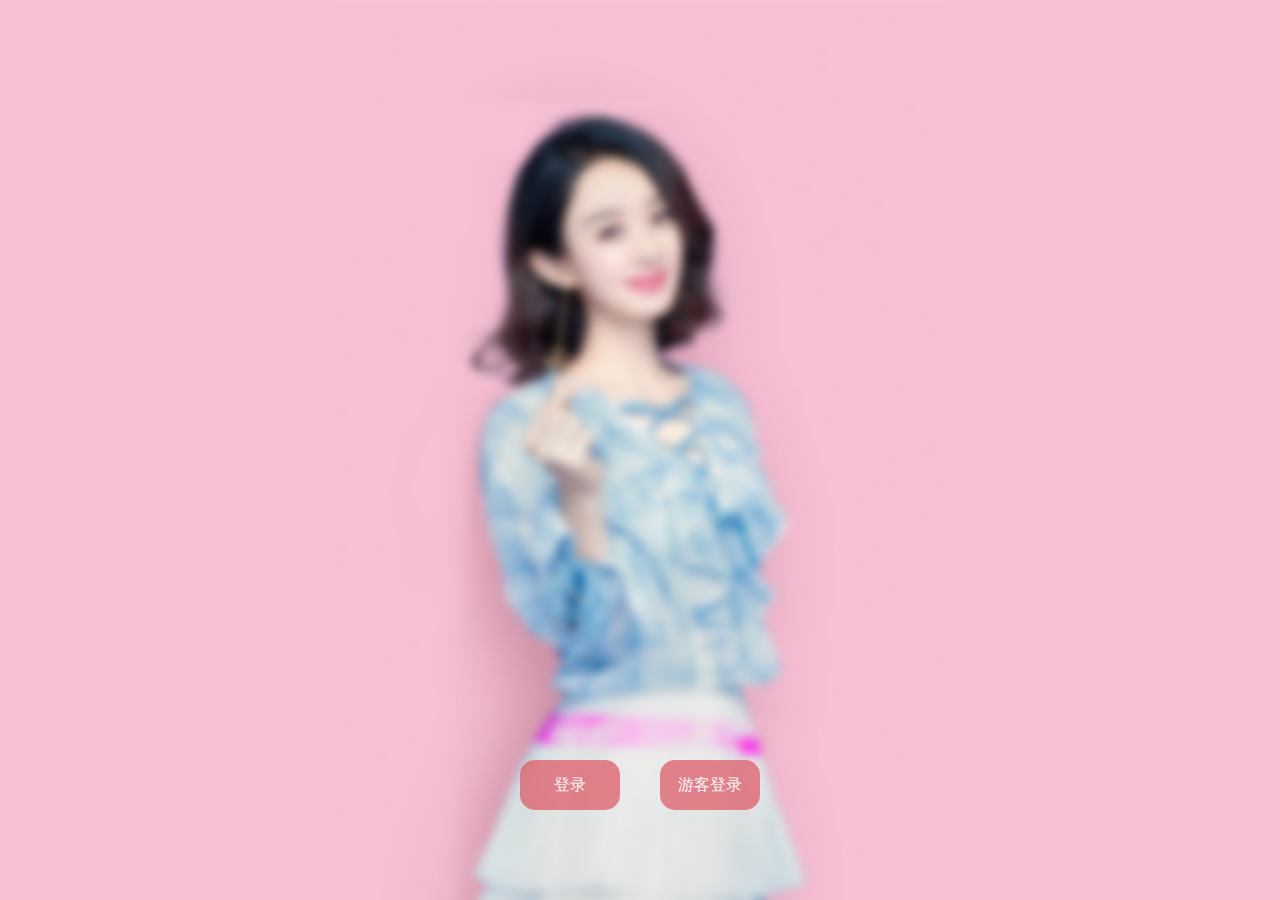
<file: index.html>
<!DOCTYPE html>
<html>
	<head>
		<meta charset="UTF-8">
		   <meta name="viewport" content="width=device-width, initial-scale=1.0, maximum-scale=1.0, minimum-scale=1.0, user-scalable=no">
		<title></title>
		<link rel="stylesheet" href="css/index.css" />
		<link rel="stylesheet" href="font-awesome-4.7.0/css/font-awesome.css" />
		<script type="text/javascript" src="js/jquery.min.js" ></script>
	</head>
	<body>
		<div class="index">
			<a href="login.html">登录</a><a href="main-page.html">游客登录</a>
		</div>
	</body>
</html>
</file>
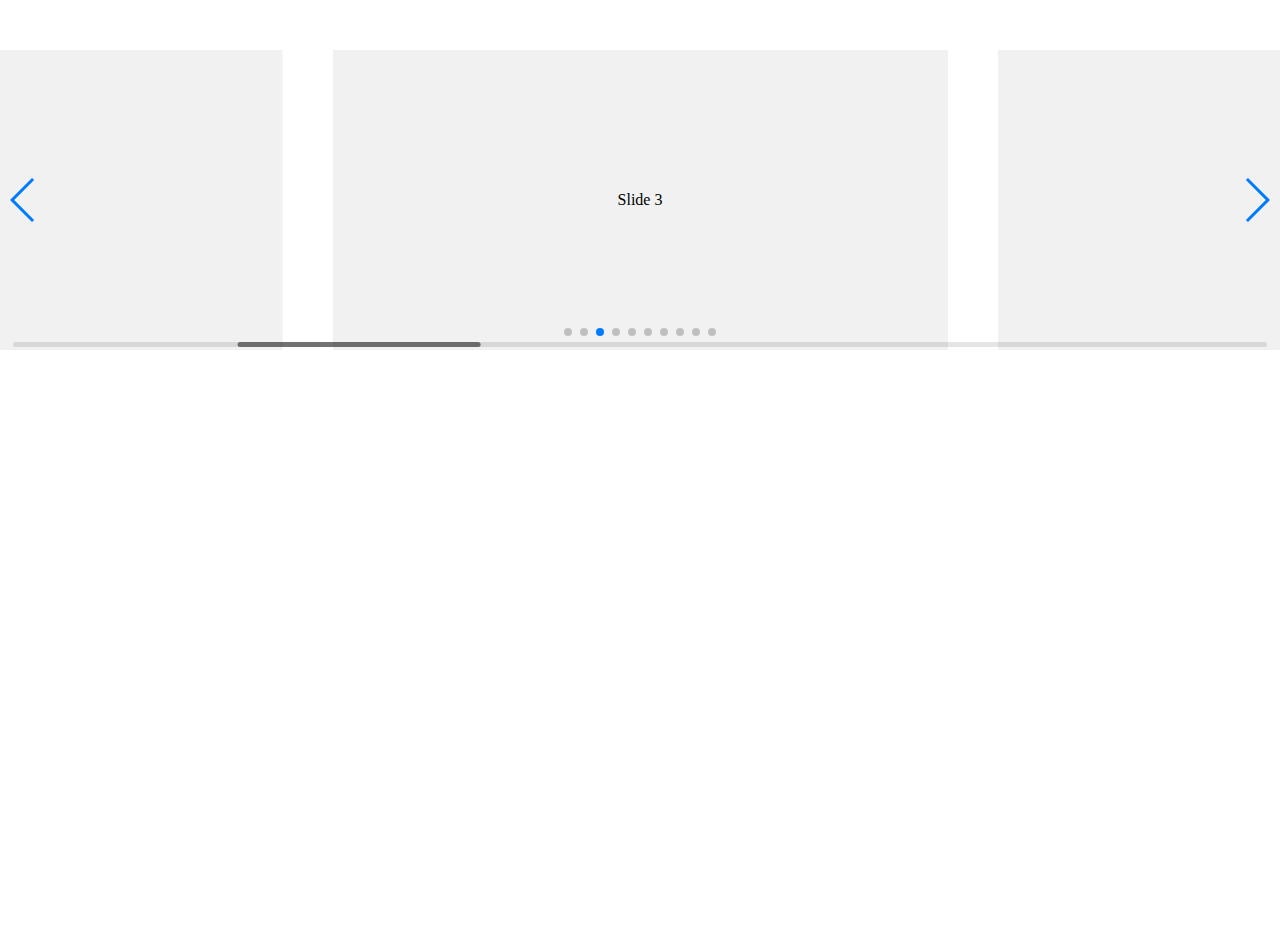
<file: swiper-4.2.0/playground/index.html>
<!doctype html>
<html lang="en">
<head>
    <meta charset="UTF-8">
    <title>Swiper Playground</title>
    <link rel="stylesheet" href="../dist/css/swiper.min.css">
    <meta name="viewport" content="width=device-width">
</head>
<body>
    <div class="swiper-container">
        <div class="swiper-scrollbar"></div>
        <div class="swiper-button-prev"></div>
        <div class="swiper-button-next"></div>
        <div class="swiper-wrapper">
            <div class="swiper-slide">Slide 1</div>
            <div class="swiper-slide">Slide 2</div>
            <div class="swiper-slide">Slide 3</div>
            <div class="swiper-slide">Slide 4</div>
            <div class="swiper-slide">Slide 5</div>
            <div class="swiper-slide">Slide 6</div>
            <div class="swiper-slide">Slide 7</div>
            <div class="swiper-slide">Slide 8</div>
            <div class="swiper-slide">Slide 9</div>
            <div class="swiper-slide">Slide 10</div>
        </div>
        <div class="swiper-pagination"></div>
    </div>
    <style>
    body, html {
        padding: 0;
        margin: 0;
        position: relative;
        height: 100%;
    }
    .swiper-container {
        width: 100%;
        height: 300px;
        margin: 50px auto;
    }
    .swiper-slide {
        background: #f1f1f1;
        color:#000;
        text-align: center;
        line-height: 300px;
    }
    </style>
    <script src="../dist/js/swiper.min.js"></script>
    <script>
        var swiper = new Swiper({
            el: '.swiper-container',
            initialSlide: 2,
            spaceBetween: 50,
            slidesPerView: 2,
            centeredSlides: true,
            slideToClickedSlide: true,
            grabCursor: true,
            scrollbar: {
              el: '.swiper-scrollbar',
            },
            mousewheel: {
              enabled: true,
            },
            keyboard: {
              enabled: true,
            },
            pagination: {
              el: '.swiper-pagination',
            },
            navigation: {
              nextEl: '.swiper-button-next',
              prevEl: '.swiper-button-prev',
            },
        });
    </script>
</body>
</html>
</file>
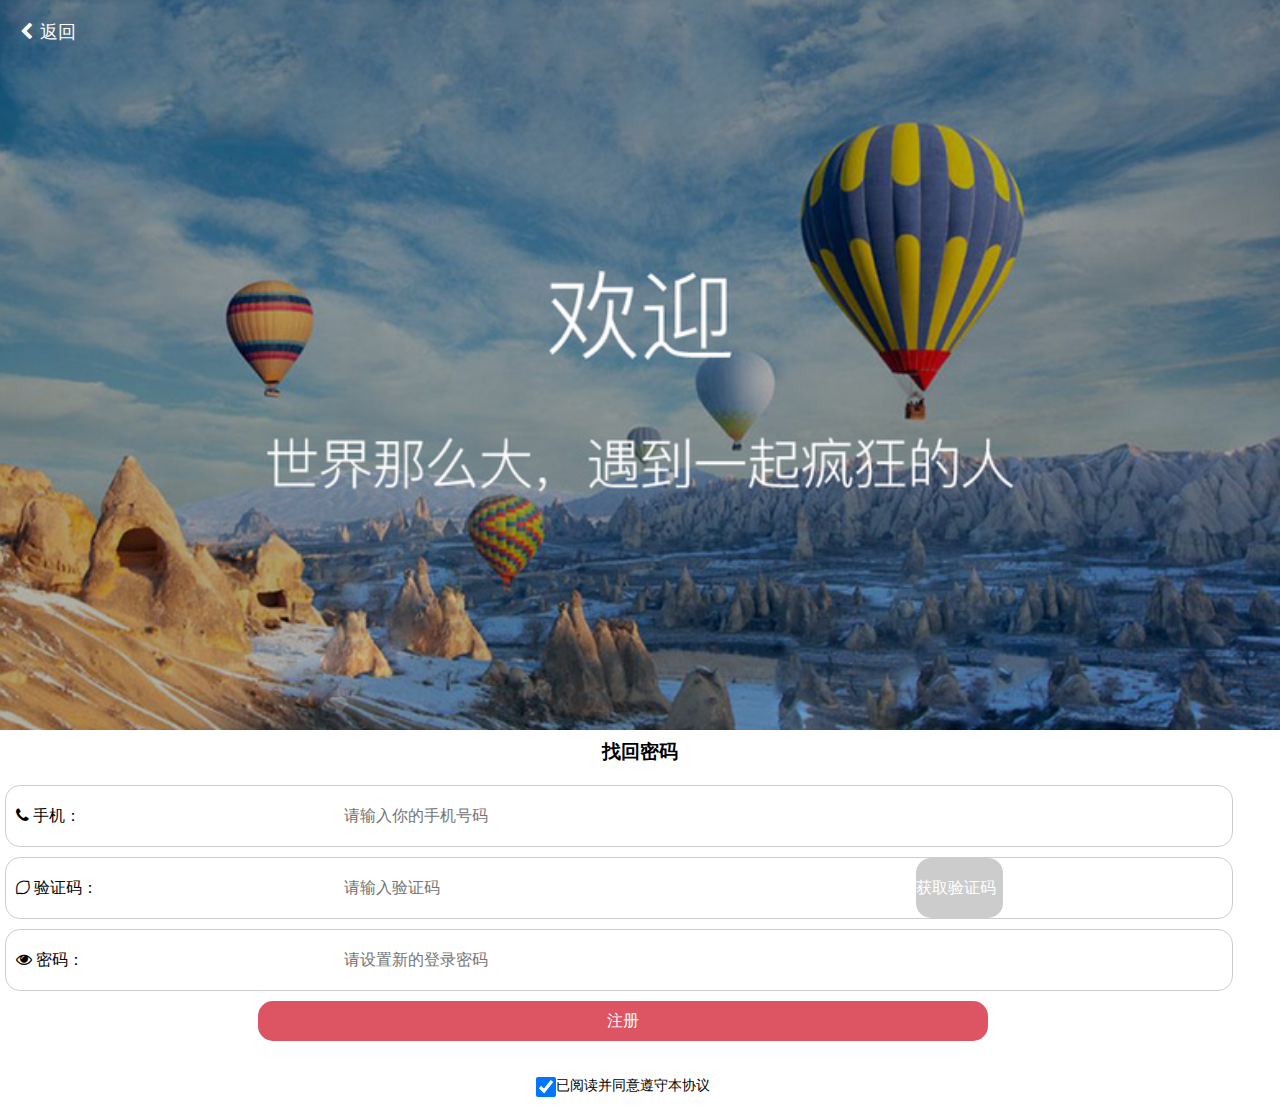
<file: find-pwd.html>
<!DOCTYPE html>
<html>
	<head>
		<meta charset="UTF-8">
		<meta name="viewport" content="width=device-width, initial-scale=1.0, maximum-scale=1.0, minimum-scale=1.0, user-scalable=no">
		<link rel="stylesheet" href="css/register.css" />
		<link rel="stylesheet" href="font-awesome-4.7.0/css/font-awesome.css" />
		<script type="text/javascript" src="js/jquery.min.js" ></script>
		<title>找回密码</title>
	</head>
	<body>
		<div class="bg-box">
			<img src="img/10x1009a0a0.png" />
			<p><a href="index.html" class="fa fa-chevron-left"></a>返回</p>
		</div>
		<h3>找回密码</h3>
		<div class="register">
			
			<p><i class="fa fa-phone"> 手机：</i><input type="text" placeholder="请输入你的手机号码"/></p>
			<p><i class="fa fa-lemon-o"> 验证码：</i><input type="text" placeholder="请输入验证码"/><a href="#" class="get">获取验证码</a></p>
			<p><i class="fa fa-eye"> 密码：</i><input type="text" placeholder="请设置新的登录密码"/></p>
			<P><a href="#" class="register-btn">注册</a></P>
			<p class="greet"><input type="checkbox" checked="checked"/>已阅读并同意遵守本协议</p>
		</div>
	</body>
</html>
</file>
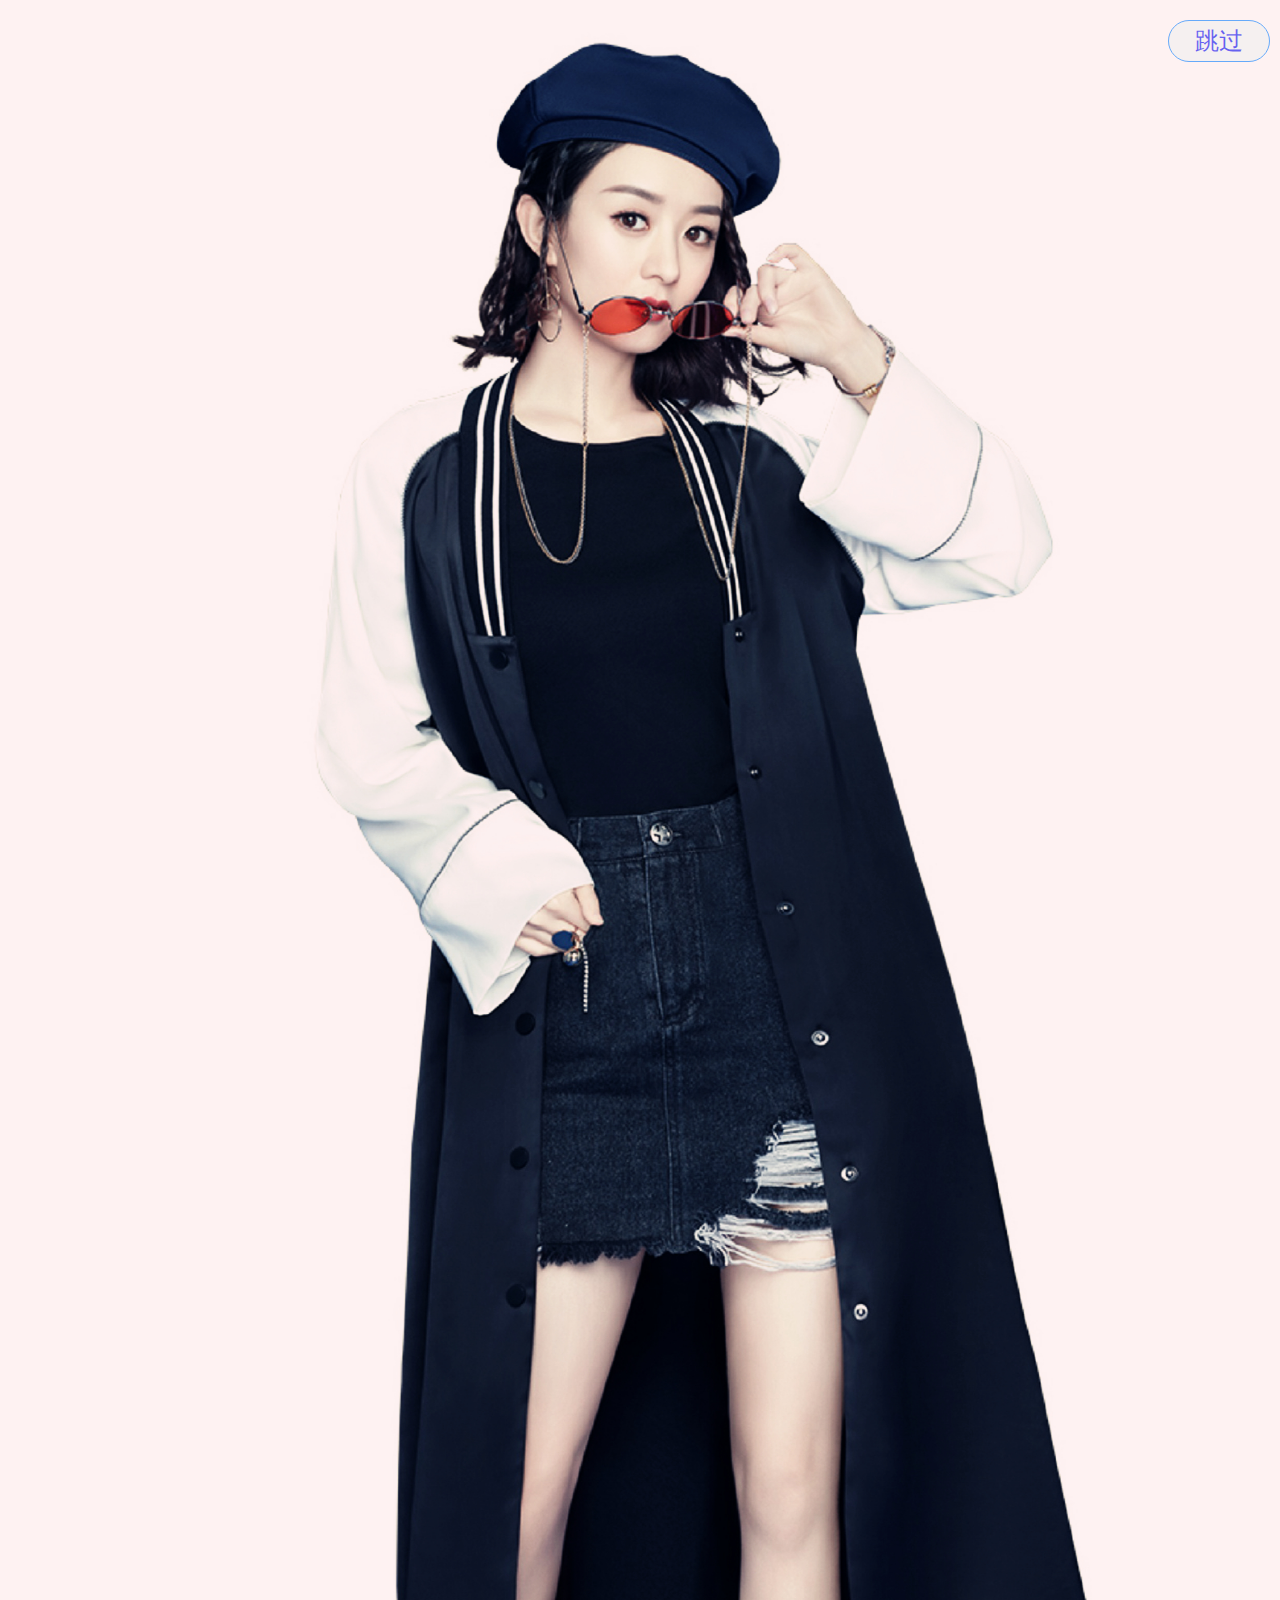
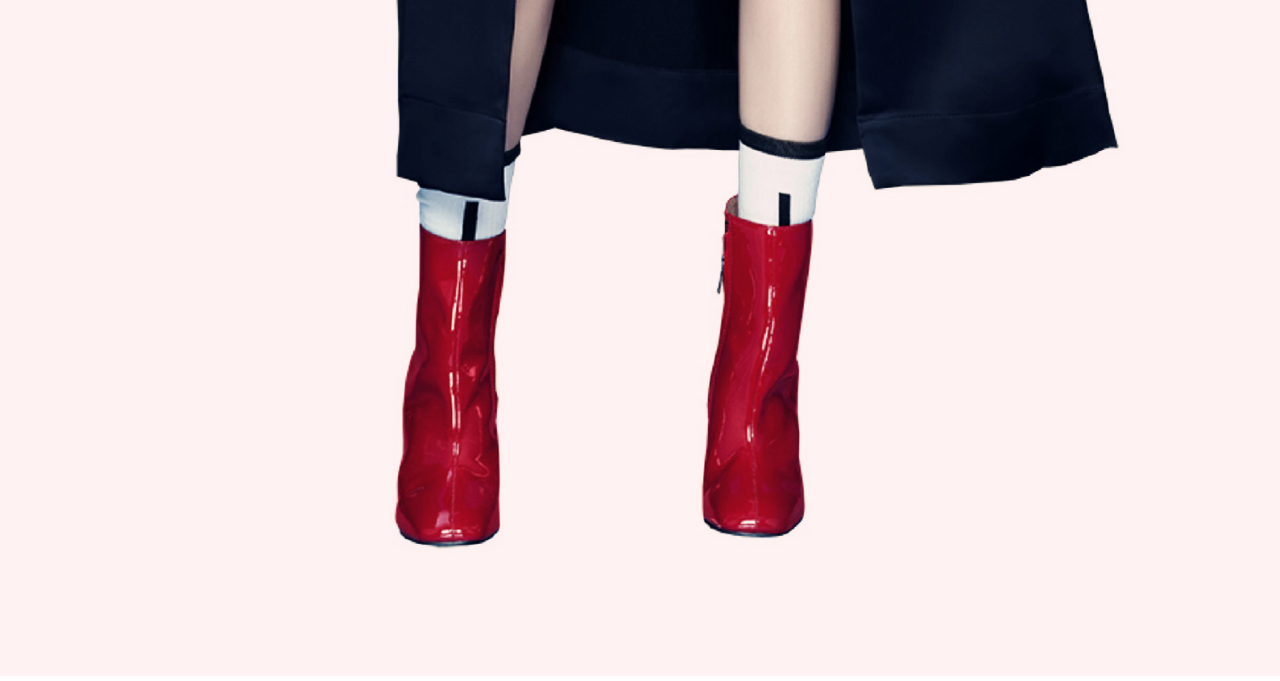
<file: guide.html>
<!DOCTYPE html>
<html>
	<head>
		<meta charset="UTF-8">
		<meta name="viewport" content="width=device-width, initial-scale=1.0, maximum-scale=1.0, minimum-scale=1.0, user-scalable=no">
		<title></title>
		<script type="text/javascript" src="js/jquery.min.js" ></script>
		<script type="text/javascript" src="swiper-4.2.0/dist/js/swiper.min.js"></script>
		<link rel="stylesheet" type="text/css" href="swiper-4.2.0/dist/css/swiper.min.css" />
		  <style>
		  	*{
	margin: 0;
	padding: 0;
}
        .swiper-container {
            width:100%;
            height: 100%;
            z-index: 1;
        }  
        .swiper-slide{
             width:100%;
            height: 100%;
        }
        .swiper-slide img{
            width: 100%;
            height: 100%;
        }
        .jump
        {
        	position: absolute;
        	top: 20px;
        	right: 10px;
        	height: 40px;
        	width: 100px;
        	background: #EEEEEE;
        	z-index: 5;
        	font-size: 24px;
        	border-radius: 25px;
        	border: 1px solid #007AFF;
        	opacity: 0.6;
        }
        .jump a
        {
        	display: block;
        	color:#007AFF
        	font-size: 22px;
        	text-align: center;
        	line-height: 40px;
        	text-decoration: none;
        }
    </style>

	</head>
	<body>
		<div class="swiper-container">
           <div class="swiper-wrapper">
		        <div class="swiper-slide"><img src="img/40ab4f4cgy1fqed6uzipyj20gv0u0gs15.jpg"/></div>
		        <div class="swiper-slide"><img src="img/40ab4f4cly1fqeium35vlj218526ib29.jpg"/></div>
		        <div class="swiper-slide"><img src="img/40ab4f4cly1fqek6kk24sj20vh1jyqtn.jpg"/></div>
          </div>
    <!-- 如果需要分页器 -->
    <div class="swiper-pagination"></div>
 
</div>
   <div class="jump"><a href="index.html">跳过</a></div>
<script>        
  var mySwiper = new Swiper ('.swiper-container', {
        // 轮播图的方向，也可以是vertical方向
        direction:'horizontal',
        
        //播放速度
        loop: true,

        // 自动播放时间
        autoplay:true,

        // 播放的速度
        speed:2000,
        
        // 如果需要分页器，即下面的小圆点
        pagination: '.swiper-pagination',
　　　　　　// 这样，即使我们滑动之后， 定时器也不会被清除
　　　　  autoplayDisableOnInteraction : false,
 autoplay: {
    delay: 500,//1秒切换一次
  }

        
      });

  </script>

	</body>
</html>
</file>
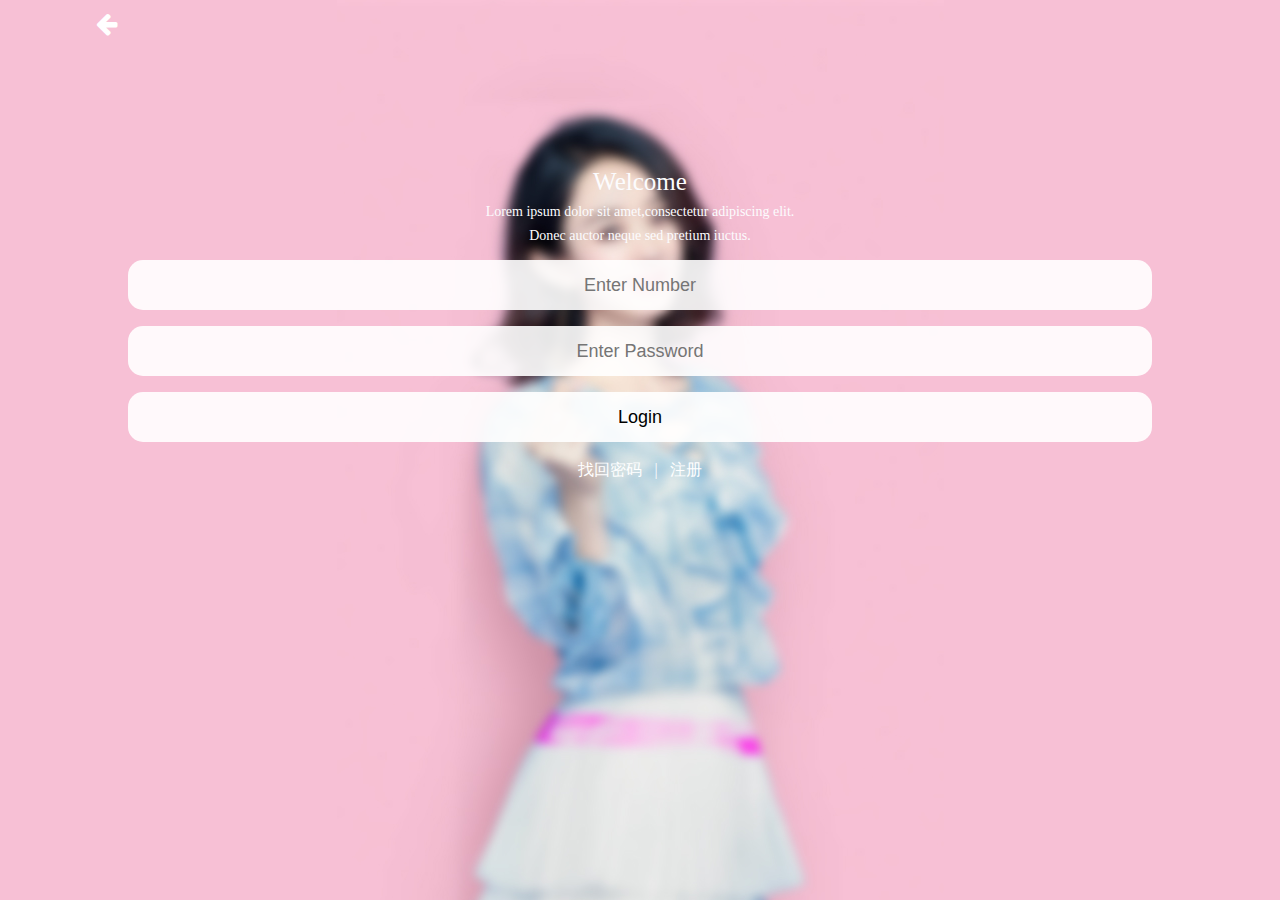
<file: login.html>
<!DOCTYPE html>
<html>
	<head>
		<meta charset="utf-8" />
	    <meta name="viewport" content="width=device-width, initial-scale=1.0, maximum-scale=1.0, minimum-scale=1.0, user-scalable=no">
		<title>登录</title>
		<link rel="stylesheet" href="css/login.css" />
		<link rel="stylesheet" href="font-awesome-4.7.0/css/font-awesome.css" />
		<script type="text/javascript" src="js/jquery.min.js" ></script>
		<script type="text/javascript" src="js/login.js" ></script>
	</head>
	<body>
		 <p class="back"><a href="index.html" class="fa fa-arrow-left"></a></p>
		<div class="login-Box">
		  <p class="wel">Welcome</p>
		  <p class="intro">Lorem ipsum dolor sit amet,consectetur adipiscing elit.</p>
		  <p class="intro">Donec auctor neque sed pretium iuctus.</p>
		  <form action="login.php" method="post">
		  	<input type="text" class="txt"  name="username" placeholder="Enter Number"/><br>
		  	<input type="password" class="pwd"  name="password" placeholder="Enter Password"/><br>
		  	<input type="button" value="Login" class="sub" name="submit"/>
		  </form>
		  <p><a href="find-pwd.html">找回密码</a>&nbsp;&nbsp;&nbsp;|&nbsp;&nbsp;&nbsp;<a href="register.html">注册</a></p>
		</div>
	</body>
	
</html>
</file>
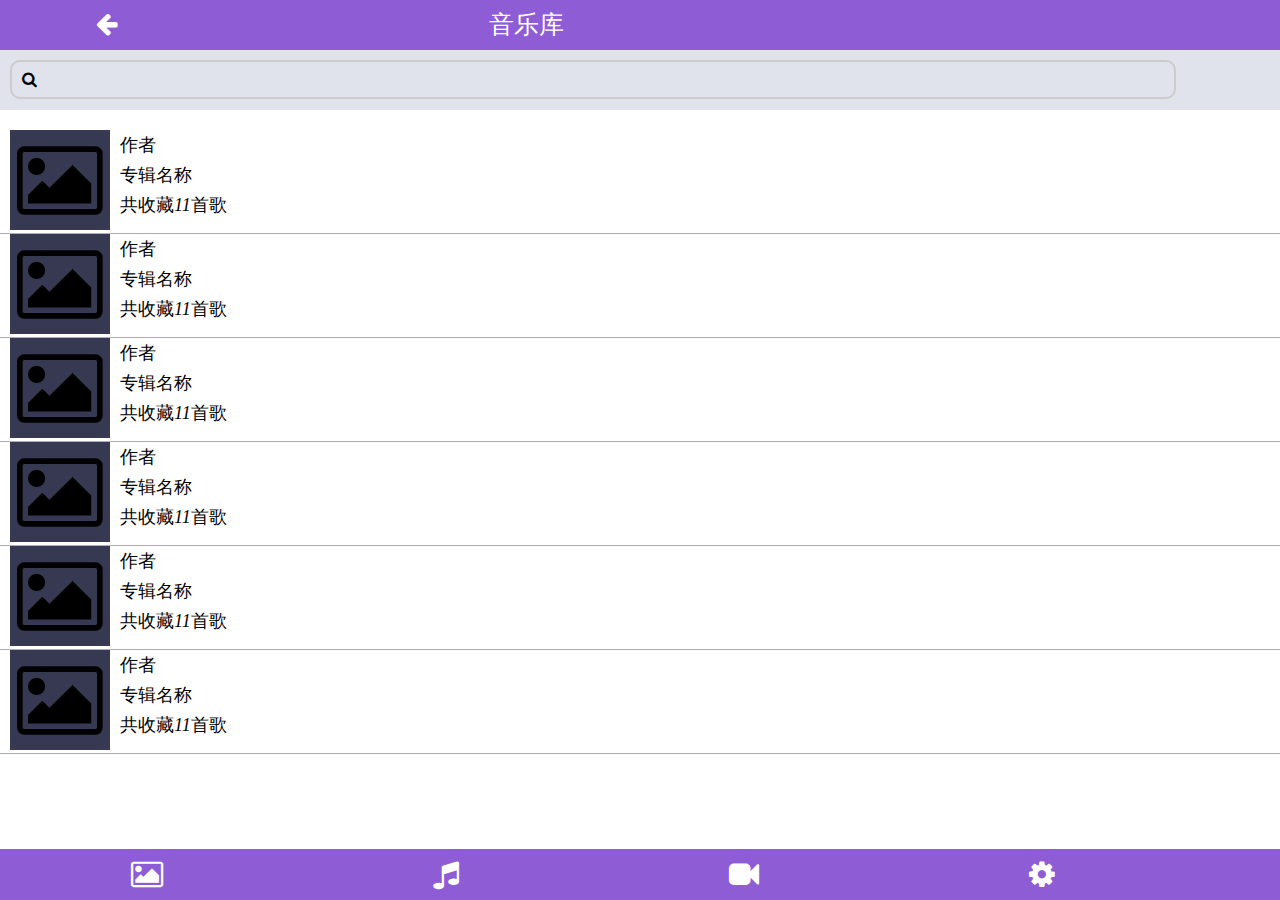
<file: music.html>
<!DOCTYPE html>
<html>
	<head>
		<meta charset="UTF-8">
		 <meta name="viewport" content="width=device-width, initial-scale=1.0, maximum-scale=1.0, minimum-scale=1.0, user-scalable=no">
		<title>音乐库</title>
		<link rel="stylesheet" href="css/music.css" />
		<link rel="stylesheet" href="font-awesome-4.7.0/css/font-awesome.css" />
		<script type="text/javascript" src="js/jquery.min.js" ></script>
	</head>
	<body>
		<header class="header">
			<div class="back"><a href="main-page.html" class="fa fa-arrow-left"></a></div>
			<h3>音乐库</h3>
		</header>
		<div class="main-music">
		<div class="search">
			<p class="fa fa-search"><input type="search"/></p>
		</div>
		<div class="music-box">
			<dl class="mus-item"> 
				<dt class="mus-img fa fa-image "></dt>
				<dd>作者</dd>
				<dd class="name">专辑名称</dd>
				<dd>共收藏<i>11</i>首歌</dd>
			</dl>
			<dl class="mus-item"> 
				<dt class="mus-img fa fa-image "></dt>
				<dd>作者</dd>
				<dd class="name">专辑名称</dd>
				<dd>共收藏<i>11</i>首歌</dd>
			</dl>
			<dl class="mus-item"> 
				<dt class="mus-img fa fa-image "></dt>
				<dd>作者</dd>
				<dd class="name">专辑名称</dd>
				<dd>共收藏<i>11</i>首歌</dd>
			</dl>
			<dl class="mus-item"> 
				<dt class="mus-img fa fa-image "></dt>
				<dd>作者</dd>
				<dd class="name">专辑名称</dd>
				<dd>共收藏<i>11</i>首歌</dd>
			</dl>
			<dl class="mus-item"> 
				<dt class="mus-img fa fa-image "></dt>
				<dd>作者</dd>
				<dd class="name">专辑名称</dd>
				<dd>共收藏<i>11</i>首歌</dd>
			</dl>
			<dl class="mus-item"> 
				<dt class="mus-img fa fa-image "></dt>
				<dd>作者</dd>
				<dd class="name">专辑名称</dd>
				<dd>共收藏<i>11</i>首歌</dd>
			</dl>
		</div>
		</div>
		<footer class="footer">
			<a href="photo.html"><i class="fa fa-photo"></i></a>
			<a href="music.html"><i class="fa fa-music"></i></a>
			<a href="video.html"><i class="fa fa-video-camera"></i></a>
			<a href="sz.html"><i class="fa fa-cog"></i></a>
		</footer>
	</body>
</html>
</file>
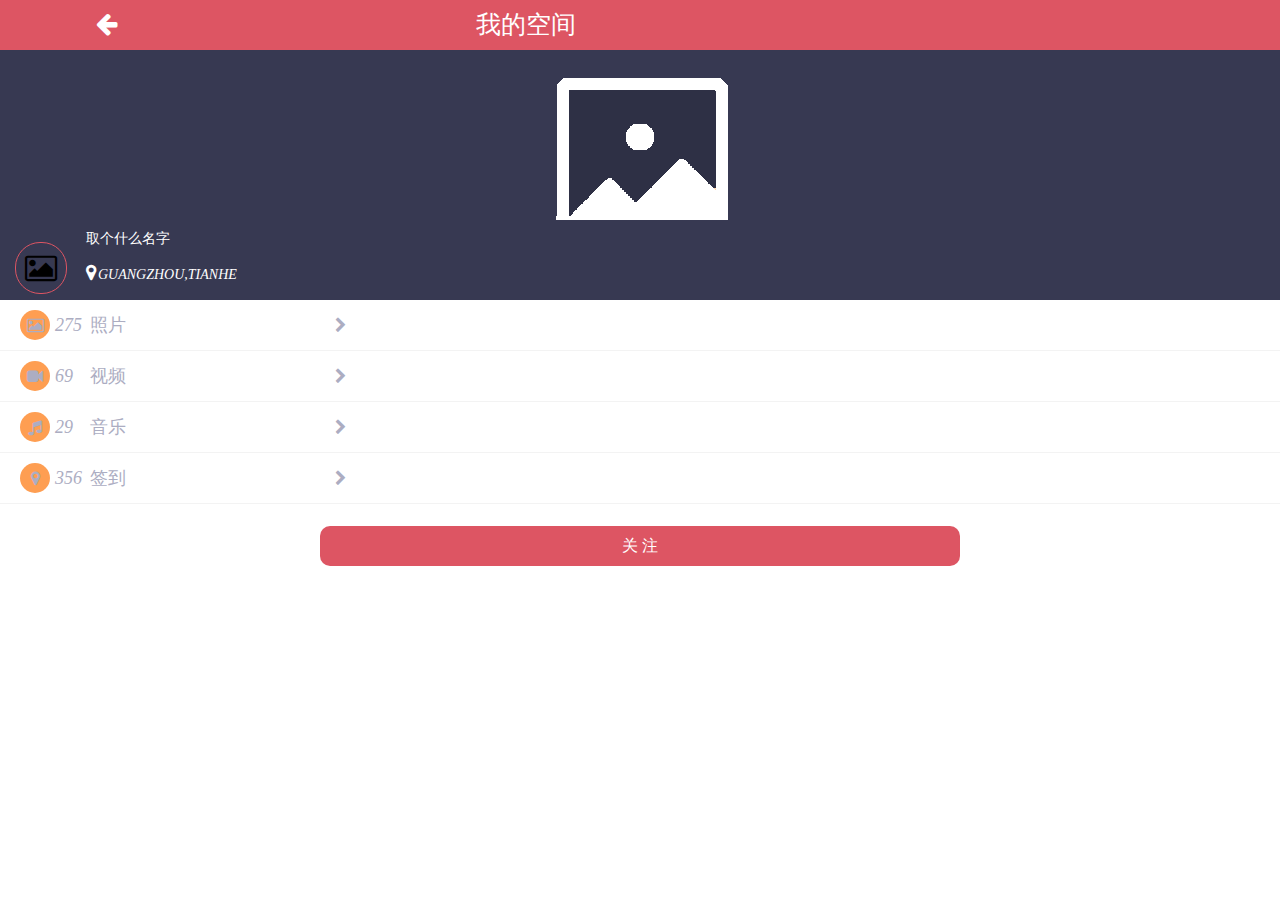
<file: my-place.html>
<!DOCTYPE html>
<html>
	<head>
		<meta charset="UTF-8">
		<meta name="viewport" content="width=device-width, initial-scale=1.0, maximum-scale=1.0, minimum-scale=1.0, user-scalable=no">
		<title>我的空间</title>
		<link rel="stylesheet" href="css/my-place.css" />
		<link rel="stylesheet" href="font-awesome-4.7.0/css/font-awesome.css" />
	</head>
	<body>
		<header class="header">
			<div class="back"><a href="main-page.html" class="fa fa-arrow-left"></a></div>
			<h3>我的空间</h3>
		</header>
		<div class="main">
			<div class="list-img">  
				<div class="iamges">
					
				</div>
				<div class="per-msg">
					<span class="fa fa-image"></span>
					<div class="nick">
						<p>取个什么名字</p>
						<P><i class="fa fa-map-marker"></i><em>GUANGZHOU,TIANHE</em></P>
					</div>
				</div>
			</div>
			<div class="item-list">
				<ul>
					<li><i class="fa fa-photo circle"></i><a href="#"><i>275</i>&nbsp;照片</a><span class="fa fa-chevron-right"></span></li>
					<li><i class="fa fa-video-camera circle"></i><a href="#"><i>69</i>&nbsp;视频</a><span class="fa fa-chevron-right"></span></li>
					<li><i class="fa fa-music circle"></i><a href="#"><i>29</i>&nbsp;音乐</a><span class="fa fa-chevron-right"></span></li>
					<li><i class="fa fa-map-marker circle"></i><a href="#"><i>356</i>&nbsp;签到</a><span class="fa fa-chevron-right"></span></li>
				</ul>
			</div>
			<div class="focus"><a href="#">关 注</a></div>
		</div>
	</body>
</html>
</file>
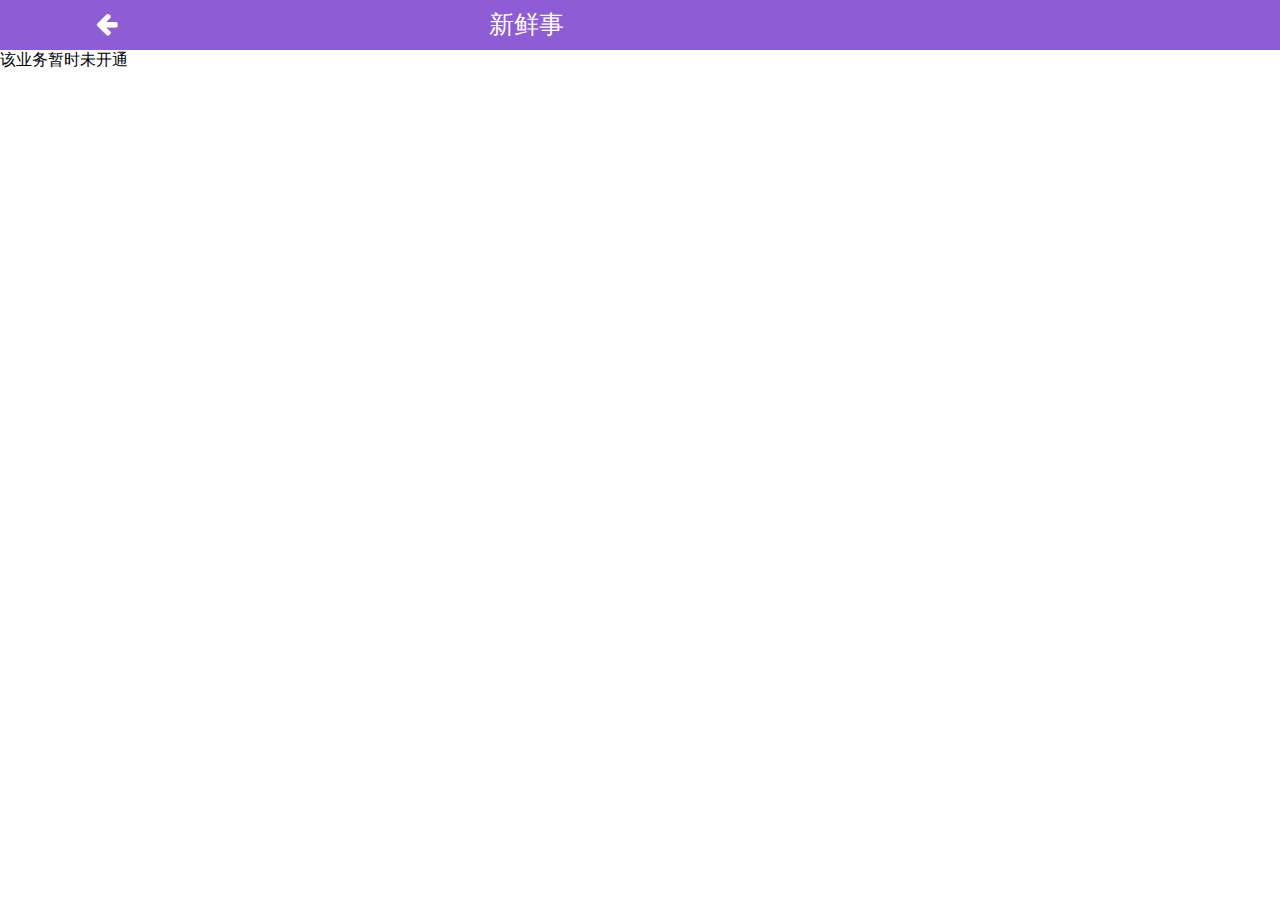
<file: new-thing.html>
<!DOCTYPE html>
<html>
	<head>
		<meta charset="UTF-8">
		 <meta name="viewport" content="width=device-width, initial-scale=1.0, maximum-scale=1.0, minimum-scale=1.0, user-scalable=no">
		<title>新鲜事</title>
		<link rel="stylesheet" href="font-awesome-4.7.0/css/font-awesome.css" />
		<link rel="stylesheet" href="css/new-thing.css" />
	</head>
	<body>
		<header class="header">
			<div class="back"><a href="main-page.html" class="fa fa-arrow-left"></a></div>
			<h3>新鲜事</h3>
		</header>
		<div>该业务暂时未开通</div>
	</body>
</html>
</file>
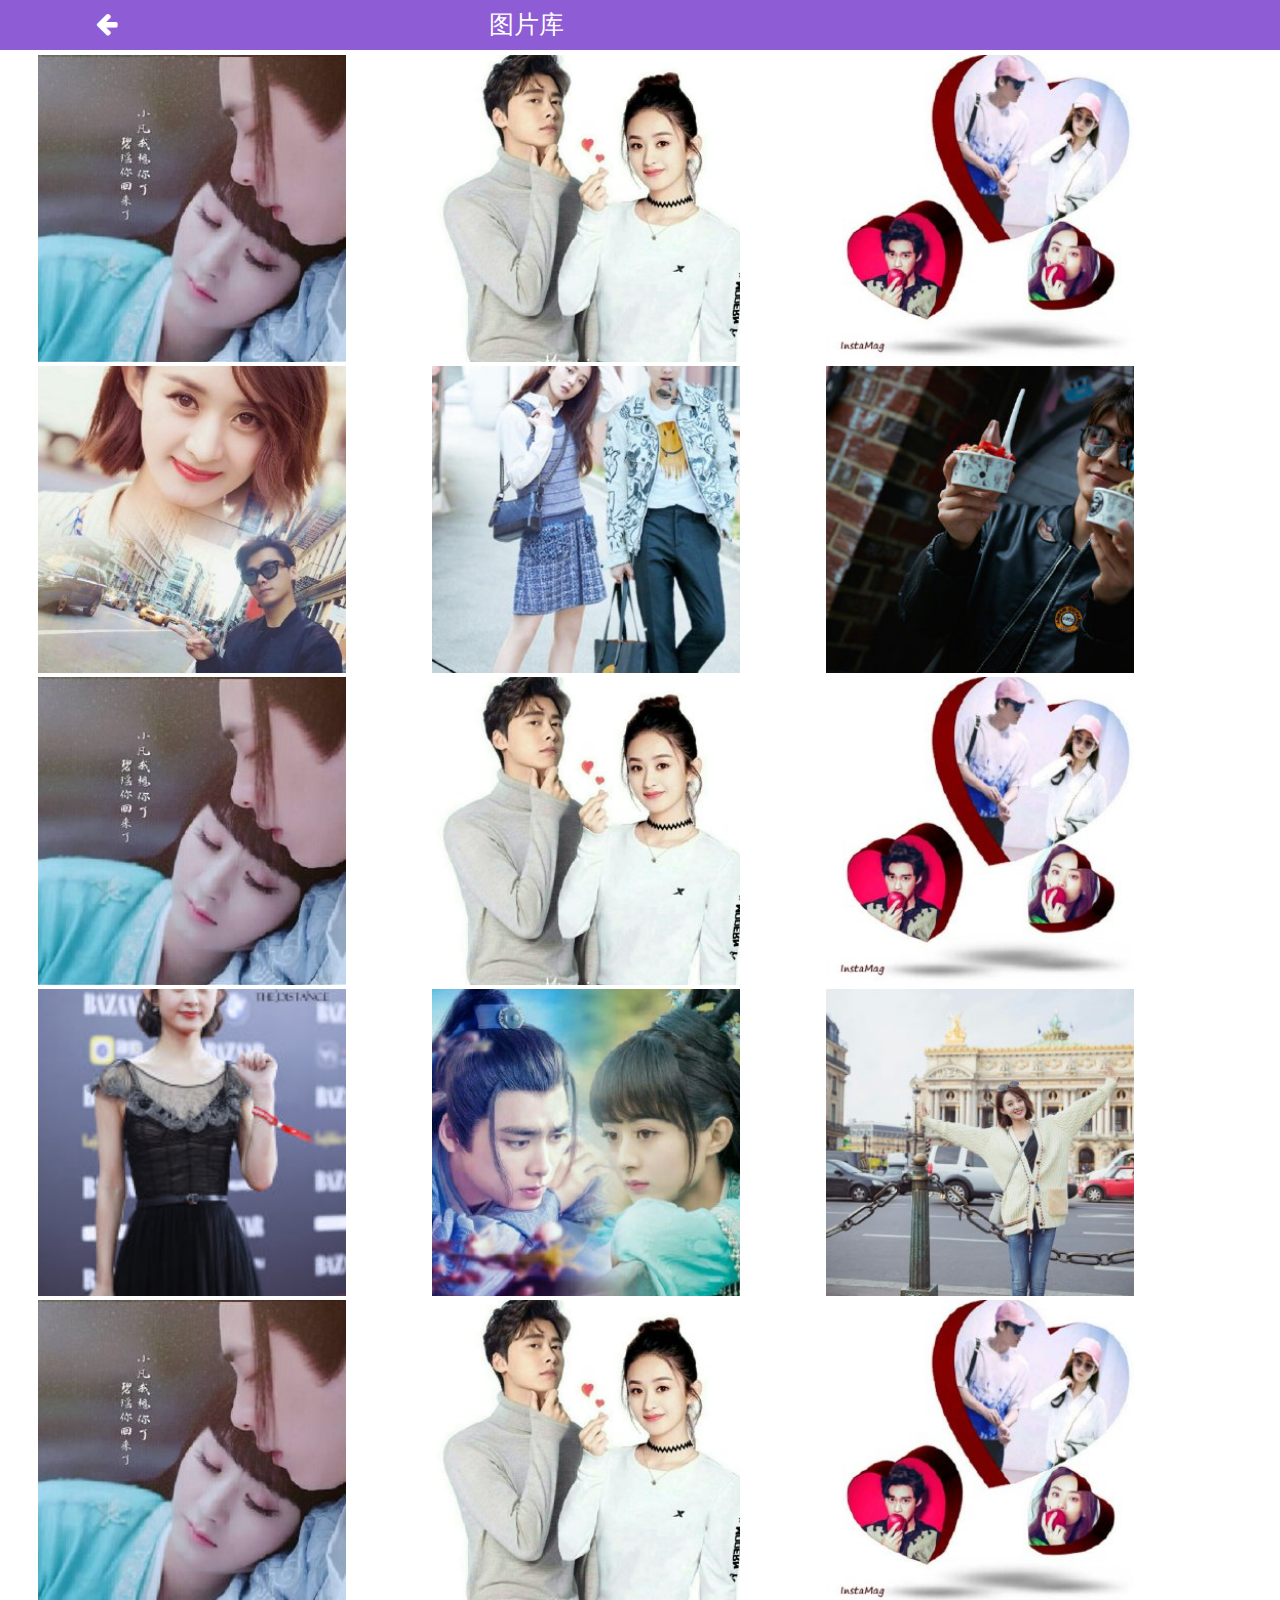
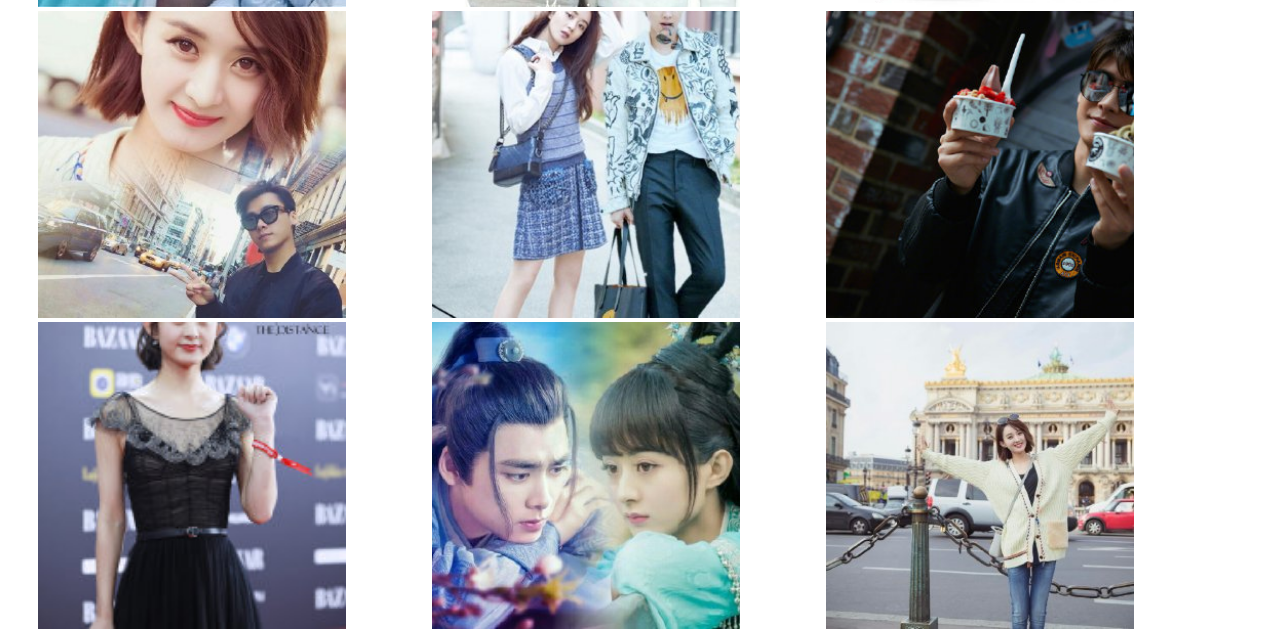
<file: photo.html>
<!DOCTYPE html>
<html>
	<head>
		<meta charset="UTF-8">
		<meta name="viewport" content="width=device-width, initial-scale=1.0, maximum-scale=1.0, minimum-scale=1.0, user-scalable=no">
		<title>照片库</title>
		<link rel="stylesheet" href="css/photo.css" />
		<link rel="stylesheet" href="font-awesome-4.7.0/css/font-awesome.css" />
		<script type="text/javascript" src="js/jquery.min.js" ></script>
	</head>
	<body>
		<header class="header">
			<div class="back"><a href="main-page.html" class="fa fa-arrow-left"></a></div>
			<h3>图片库</h3>
		</header>
		<div class="photo-box">
			<ul class="pic-item">
				<li><a href="#"><img src="img/0066II0Ogy1fkxkglv80zj30k00b9aag.jpg"/></a></li>
				<li><a href="#"><img src="img/0066M00Cgy1fkx9vrxc0jj30qo0q1gop.jpg"/></a></li>
				<li><a href="#"><img src="img/0069WUjPgy1fky0leaqiij30qo0qoacf.jpg"/></a></li>
			</ul>
			<ul class="pic-item">
				<li><a href="#"><img src="img/006sNUW3gy1fkyx32arq9j30qo1bsgtj.jpg"/></a></li>
				<li><a href="#"><img src="img/006xv6gGly1fkwomy8fqej30qo1bfjwr.jpg"/></a></li>
				<li><a href="#"><img src="img/c25fc0f1ly1fkfcuorgr6j21900u0b29.jpg"/></a></li>
			</ul>
			<ul class="pic-item">
				<li><a href="#"><img src="img/0066II0Ogy1fkxkglv80zj30k00b9aag.jpg"/></a></li>
				<li><a href="#"><img src="img/0066M00Cgy1fkx9vrxc0jj30qo0q1gop.jpg"/></a></li>
				<li><a href="#"><img src="img/0069WUjPgy1fky0leaqiij30qo0qoacf.jpg"/></a></li>
			</ul>
			<ul class="pic-item">
				<li><a href="#"><img src="img/006f0DVEgy1fkxws5e82wj32ep45ax6w.jpg"/></a></li>
				<li><a href="#"><img src="img/006kmPqrly1fkyq6le0xoj30k00k0diq.jpg"/></a></li>
				<li><a href="#"><img src="img/006NW4JRgy1fkyfjdznwqj30qo140dm6.jpg"/></a></li>
			</ul>
			<ul class="pic-item">
				<li><a href="#"><img src="img/0066II0Ogy1fkxkglv80zj30k00b9aag.jpg"/></a></li>
				<li><a href="#"><img src="img/0066M00Cgy1fkx9vrxc0jj30qo0q1gop.jpg"/></a></li>
				<li><a href="#"><img src="img/0069WUjPgy1fky0leaqiij30qo0qoacf.jpg"/></a></li>
			</ul>
			<ul class="pic-item">
				<li><a href="#"><img src="img/006sNUW3gy1fkyx32arq9j30qo1bsgtj.jpg"/></a></li>
				<li><a href="#"><img src="img/006xv6gGly1fkwomy8fqej30qo1bfjwr.jpg"/></a></li>
				<li><a href="#"><img src="img/c25fc0f1ly1fkfcuorgr6j21900u0b29.jpg"/></a></li>
			</ul>
			<ul class="pic-item">
				<li><a href="#"><img src="img/006f0DVEgy1fkxws5e82wj32ep45ax6w.jpg"/></a></li>
				<li><a href="#"><img src="img/006kmPqrly1fkyq6le0xoj30k00k0diq.jpg"/></a></li>
				<li><a href="#"><img src="img/006NW4JRgy1fkyfjdznwqj30qo140dm6.jpg"/></a></li>
			</ul>
		</div>
	</body>
</html>
</file>
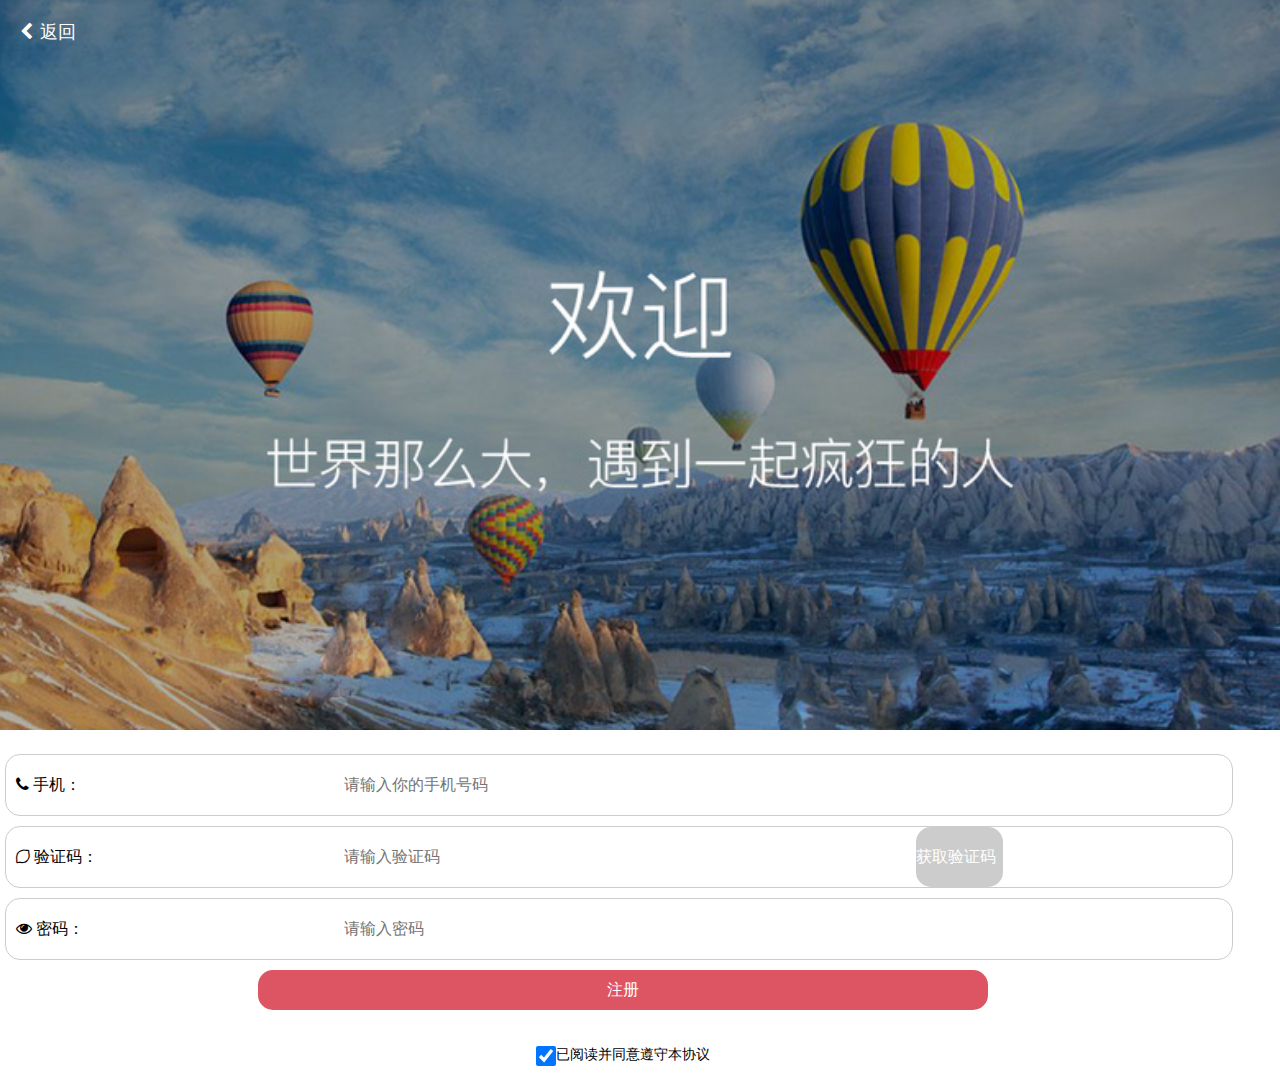
<file: register.html>
<!DOCTYPE html>
<html>
	<head>
		<meta charset="UTF-8">
		<meta name="viewport" content="width=device-width, initial-scale=1.0, maximum-scale=1.0, minimum-scale=1.0, user-scalable=no">
		<title>注册页面</title>
		<link rel="stylesheet" href="css/register.css" />
		<link rel="stylesheet" href="font-awesome-4.7.0/css/font-awesome.css" />
		<script type="text/javascript" src="js/jquery.min.js" ></script>
	</head>
	<body>
		<div class="bg-box">
			<img src="img/10x1009a0a0.png" />
			<p><a href="index.html" class="fa fa-chevron-left"></a>返回</p>
		</div>
		<div class="register">
			<p><i class="fa fa-phone"> 手机：</i><input type="text" placeholder="请输入你的手机号码"/></p>
			<p><i class="fa fa-lemon-o"> 验证码：</i><input type="text" placeholder="请输入验证码"/><a href="#" class="get">获取验证码</a></p>
			<p><i class="fa fa-eye"> 密码：</i><input type="text" placeholder="请输入密码"/></p>
			<P><a href="#" class="register-btn">注册</a></P>
			<p class="greet"><input type="checkbox" checked="checked"/>已阅读并同意遵守本协议</p>
		</div>
	</body>
</html>
</file>
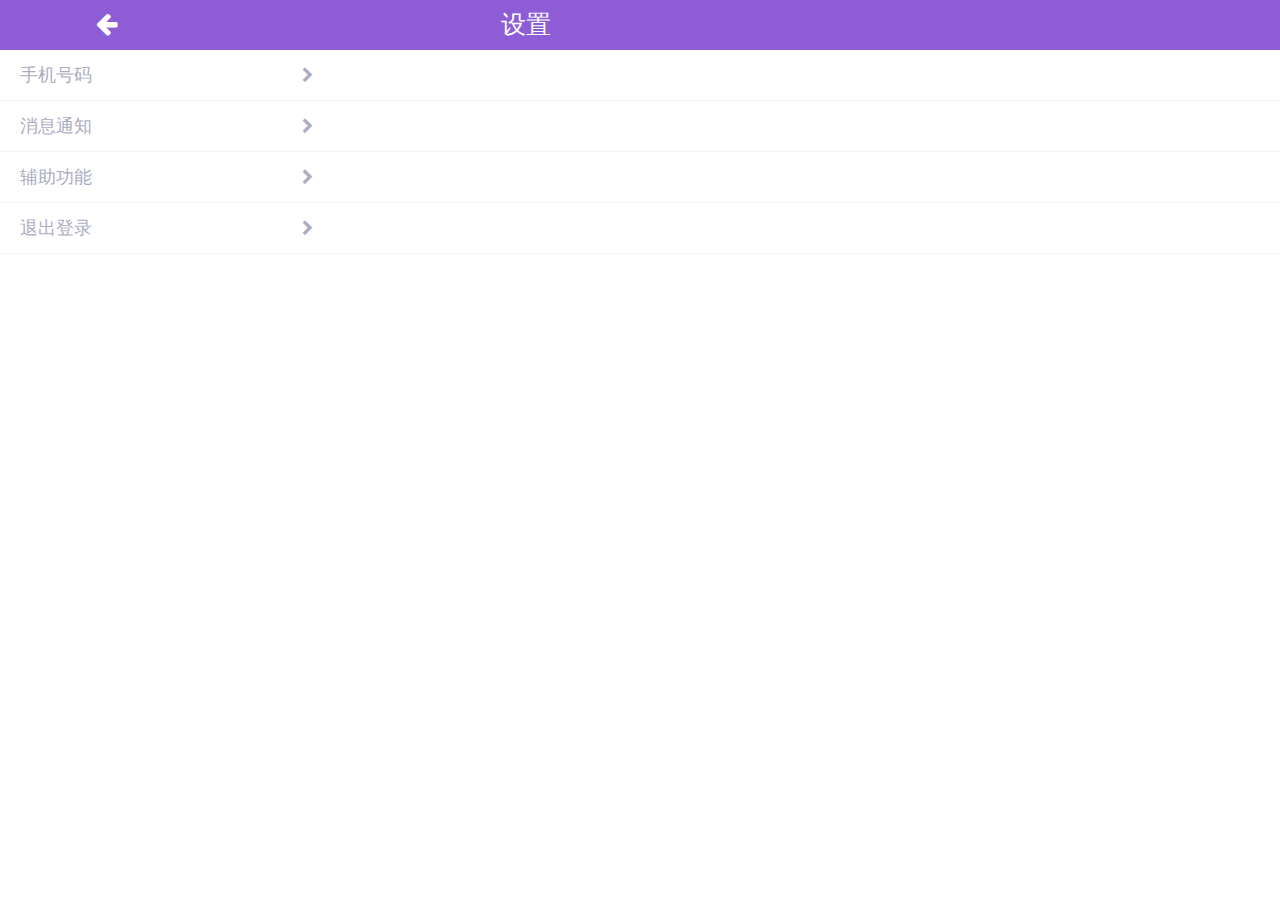
<file: sz.html>
<!DOCTYPE html>
<html>
	<head>
		<meta charset="UTF-8">
		<meta name="viewport" content="width=device-width, initial-scale=1.0, maximum-scale=1.0, minimum-scale=1.0, user-scalable=no">
		<link rel="stylesheet" href="css/sz.css" />
		<link rel="stylesheet" href="font-awesome-4.7.0/css/font-awesome.css" />
		<title>设置</title>
	</head>
	<body>
		<header class="header">
			<div class="back"><a href="main-page.html" class="fa fa-arrow-left"></a></div>
			<h3>设置</h3>
		</header>
		<div class="main">
		<div class="item-list">
				<ul>
					<li><a href="#">手机号码</a><span class="fa fa-chevron-right"></span></li>
					<li><a href="#">消息通知</a><span class="fa fa-chevron-right"></span></li>
					<li><a href="#">辅助功能</a><span class="fa fa-chevron-right"></span></li>
					<li><a href="index.html">退出登录</a><span class="fa fa-chevron-right"></span></li>
				</ul>
			</div>
			</div>
	</body>
</html>
</file>
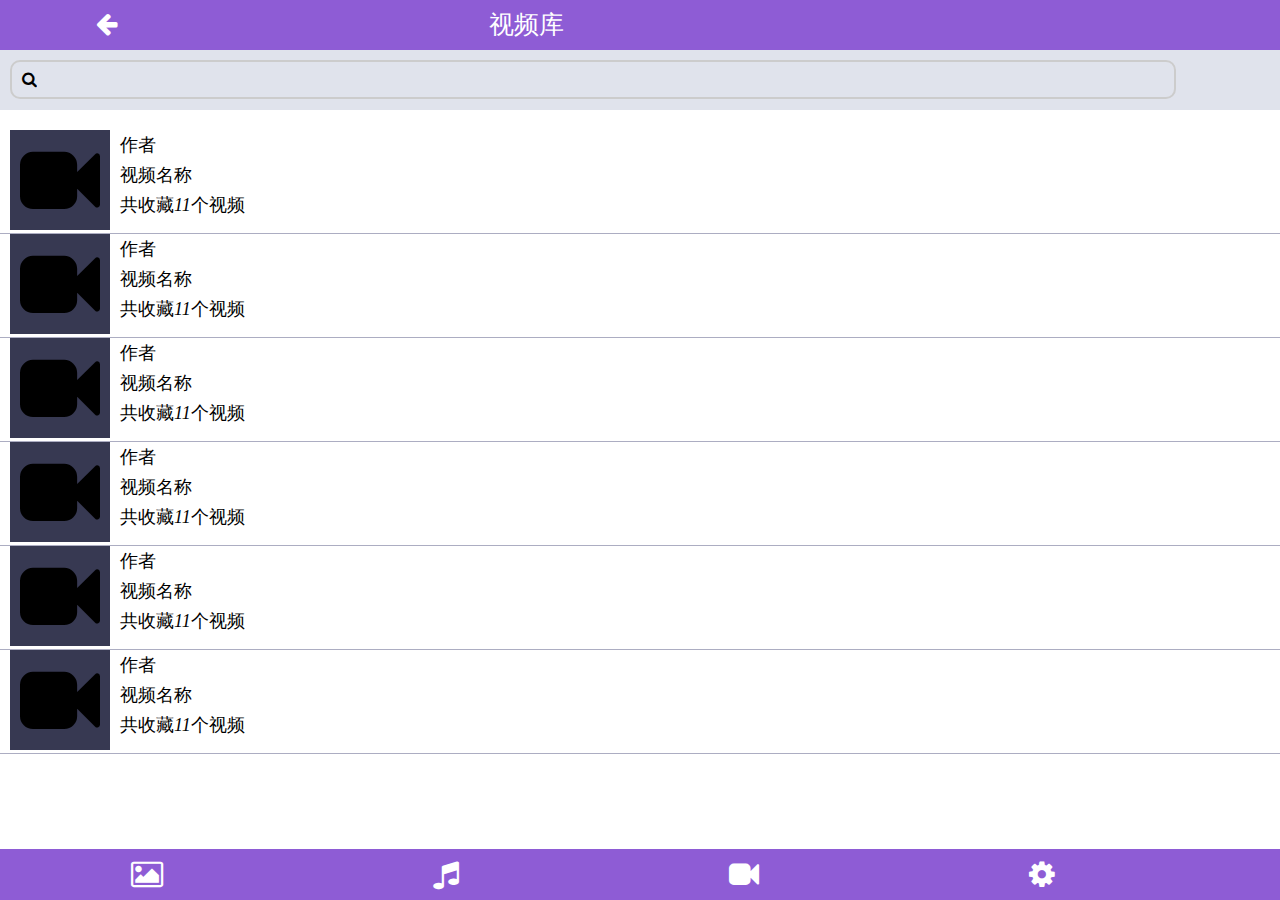
<file: video.html>
<!DOCTYPE html>
<html>
	<head>
		<meta charset="UTF-8">
		 <meta name="viewport" content="width=device-width, initial-scale=1.0, maximum-scale=1.0, minimum-scale=1.0, user-scalable=no">
		<title>视频</title>
		<link rel="stylesheet" href="css/music.css" />
		<link rel="stylesheet" href="font-awesome-4.7.0/css/font-awesome.css" />
		<script type="text/javascript" src="js/jquery.min.js" ></script>
	</head>
	<body>
		<header class="header">
			<div class="back"><a href="main-page.html" class="fa fa-arrow-left"></a></div>
			<h3>视频库</h3>
		</header>
		<div class="main-music">
		<div class="search">
			<p class="fa fa-search"><input type="search"/></p>
		</div>
		<div class="music-box">
			<dl class="mus-item"> 
				<dt class="mus-img fa fa-video-camera "></dt>
				<dd>作者</dd>
				<dd class="name">视频名称</dd>
				<dd>共收藏<i>11</i>个视频</dd>
			</dl>
			<dl class="mus-item"> 
				<dt class="mus-img fa fa-video-camera "></dt>
				<dd>作者</dd>
				<dd class="name">视频名称</dd>
				<dd>共收藏<i>11</i>个视频</dd>
			</dl>
			<dl class="mus-item"> 
				<dt class="mus-img fa fa-video-camera "></dt>
				<dd>作者</dd>
				<dd class="name">视频名称</dd>
				<dd>共收藏<i>11</i>个视频</dd>
			</dl>
			<dl class="mus-item"> 
				<dt class="mus-img fa fa-video-camera "></dt>
				<dd>作者</dd>
				<dd class="name">视频名称</dd>
				<dd>共收藏<i>11</i>个视频</dd>
			</dl>
			<dl class="mus-item"> 
				<dt class="mus-img fa fa-video-camera "></dt>
				<dd>作者</dd>
				<dd class="name">视频名称</dd>
				<dd>共收藏<i>11</i>个视频</dd>
			</dl>
				<dl class="mus-item"> 
				<dt class="mus-img fa fa-video-camera "></dt>
				<dd>作者</dd>
				<dd class="name">视频名称</dd>
				<dd>共收藏<i>11</i>个视频</dd>
			</dl>
		</div>
		</div>
		<footer class="footer">
			<a href="photo.html"><i class="fa fa-photo"></i></a>
			<a href="music.html"><i class="fa fa-music"></i></a>
			<a href="video.html"><i class="fa fa-video-camera"></i></a>
			<a href="sz.html"><i class="fa fa-cog"></i></a>
		</footer>
	</body>
</html>
</file>
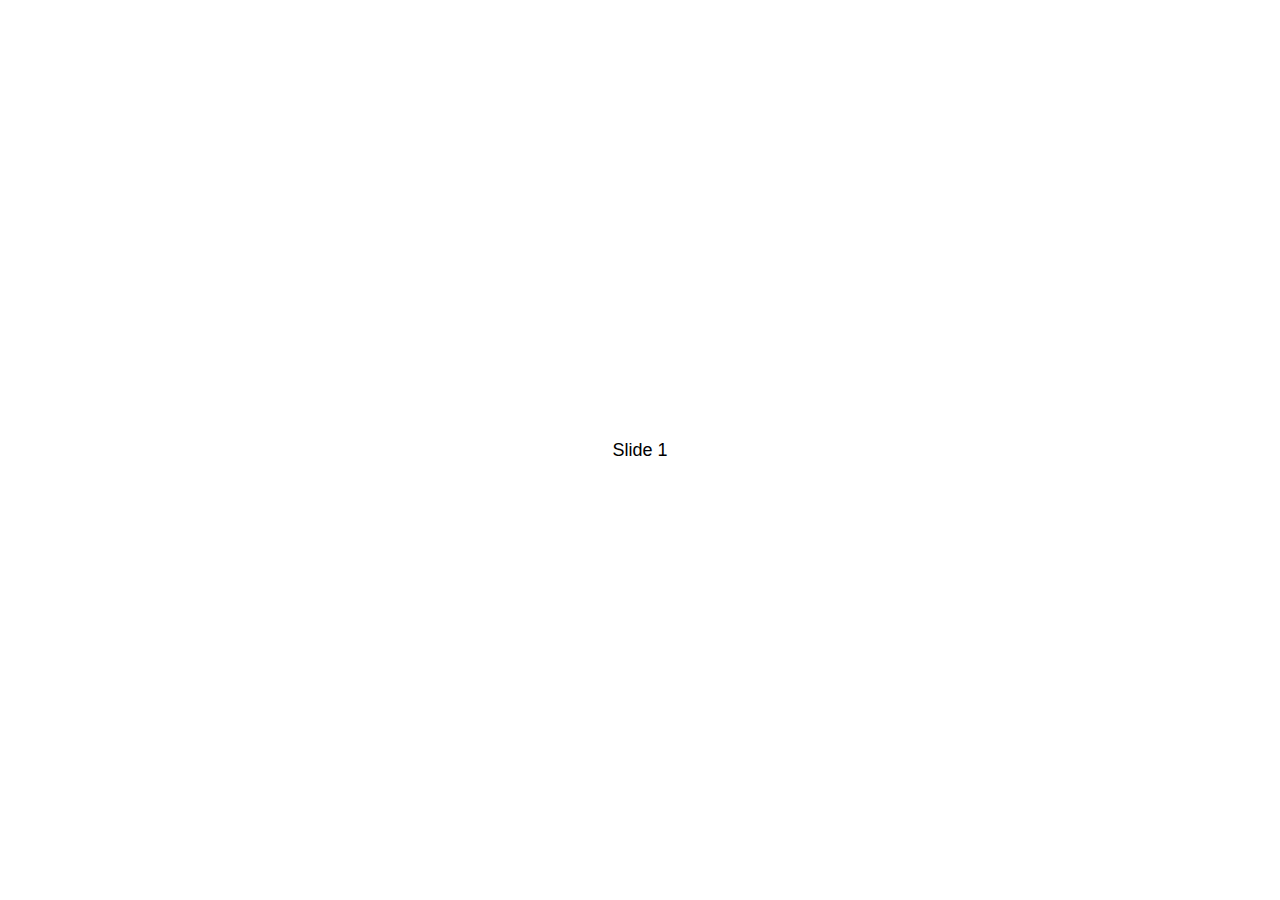
<file: swiper-4.2.0/demos/010-default.html>
<!DOCTYPE html>
<html lang="en">
<head>
  <meta charset="utf-8">
  <title>Swiper demo</title>
  <!-- Link Swiper's CSS -->
  <link rel="stylesheet" href="../dist/css/swiper.min.css">

  <!-- Demo styles -->
  <style>
    html, body {
      position: relative;
      height: 100%;
    }
    body {
      background: #eee;
      font-family: Helvetica Neue, Helvetica, Arial, sans-serif;
      font-size: 14px;
      color:#000;
      margin: 0;
      padding: 0;
    }
    .swiper-container {
      width: 100%;
      height: 100%;
    }
    .swiper-slide {
      text-align: center;
      font-size: 18px;
      background: #fff;

      /* Center slide text vertically */
      display: -webkit-box;
      display: -ms-flexbox;
      display: -webkit-flex;
      display: flex;
      -webkit-box-pack: center;
      -ms-flex-pack: center;
      -webkit-justify-content: center;
      justify-content: center;
      -webkit-box-align: center;
      -ms-flex-align: center;
      -webkit-align-items: center;
      align-items: center;
    }
  </style>
</head>
<body>
  <!-- Swiper -->
  <div class="swiper-container">
    <div class="swiper-wrapper">
      <div class="swiper-slide">Slide 1</div>
      <div class="swiper-slide">Slide 2</div>
      <div class="swiper-slide">Slide 3</div>
      <div class="swiper-slide">Slide 4</div>
      <div class="swiper-slide">Slide 5</div>
      <div class="swiper-slide">Slide 6</div>
      <div class="swiper-slide">Slide 7</div>
      <div class="swiper-slide">Slide 8</div>
      <div class="swiper-slide">Slide 9</div>
      <div class="swiper-slide">Slide 10</div>
    </div>
  </div>

  <!-- Swiper JS -->
  <script src="../dist/js/swiper.min.js"></script>

  <!-- Initialize Swiper -->
  <script>
    var swiper = new Swiper('.swiper-container');
  </script>
</body>
</html>
</file>
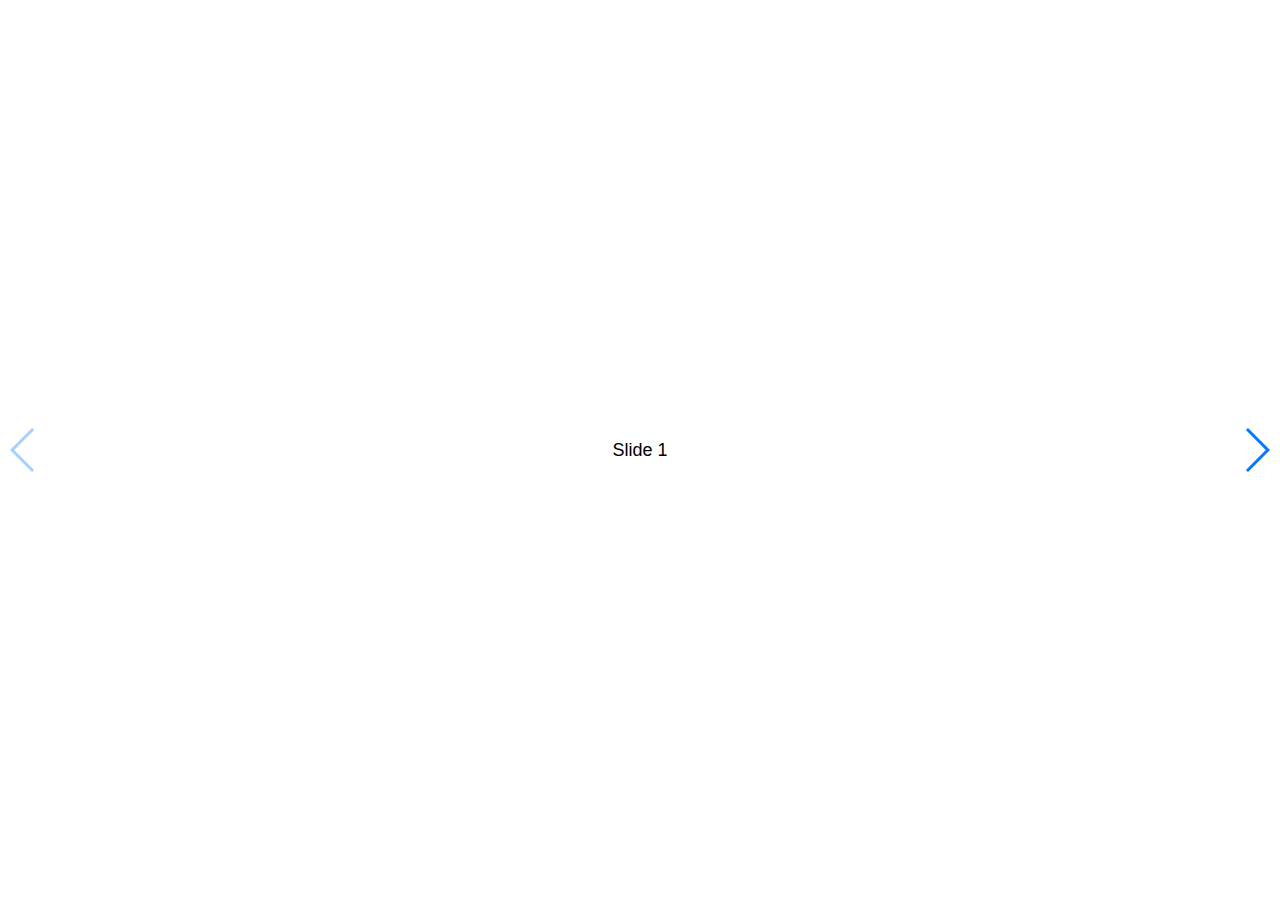
<file: swiper-4.2.0/demos/020-navigation.html>
<!DOCTYPE html>
<html lang="en">
<head>
  <meta charset="utf-8">
  <title>Swiper demo</title>
  <meta name="viewport" content="width=device-width, initial-scale=1, minimum-scale=1, maximum-scale=1">

  <!-- Link Swiper's CSS -->
  <link rel="stylesheet" href="../dist/css/swiper.min.css">

  <!-- Demo styles -->
  <style>
    html, body {
      position: relative;
      height: 100%;
    }
    body {
      background: #eee;
      font-family: Helvetica Neue, Helvetica, Arial, sans-serif;
      font-size: 14px;
      color:#000;
      margin: 0;
      padding: 0;
    }
    .swiper-container {
      width: 100%;
      height: 100%;
    }
    .swiper-slide {
      text-align: center;
      font-size: 18px;
      background: #fff;

      /* Center slide text vertically */
      display: -webkit-box;
      display: -ms-flexbox;
      display: -webkit-flex;
      display: flex;
      -webkit-box-pack: center;
      -ms-flex-pack: center;
      -webkit-justify-content: center;
      justify-content: center;
      -webkit-box-align: center;
      -ms-flex-align: center;
      -webkit-align-items: center;
      align-items: center;
    }
  </style>
</head>
<body>
  <!-- Swiper -->
  <div class="swiper-container">
    <div class="swiper-wrapper">
      <div class="swiper-slide">Slide 1</div>
      <div class="swiper-slide">Slide 2</div>
      <div class="swiper-slide">Slide 3</div>
      <div class="swiper-slide">Slide 4</div>
      <div class="swiper-slide">Slide 5</div>
      <div class="swiper-slide">Slide 6</div>
      <div class="swiper-slide">Slide 7</div>
      <div class="swiper-slide">Slide 8</div>
      <div class="swiper-slide">Slide 9</div>
      <div class="swiper-slide">Slide 10</div>
    </div>
    <!-- Add Arrows -->
    <div class="swiper-button-next"></div>
    <div class="swiper-button-prev"></div>
  </div>

  <!-- Swiper JS -->
  <script src="../dist/js/swiper.min.js"></script>

  <!-- Initialize Swiper -->
  <script>
    var swiper = new Swiper('.swiper-container', {
      navigation: {
        nextEl: '.swiper-button-next',
        prevEl: '.swiper-button-prev',
      },
    });
  </script>
</body>
</html>
</file>
<file: css/index.css>
/*公共样式*/
*{
	margin: 0;
	padding: 0;
}
body
{
	width: 100%;
	height: auto;
	background:url(../img/40ab4f4cgy1fqed6uzipyj20gv0u0gs5.jpg) no-repeat center top;
	overflow: scroll;
	background-color: #F7C0D5
	
}
html{
	font-size: 16px;
}
a,a:hover,a:active,a:link
{
	text-decoration: none;
	color: #FFFFFF;
}
.index{
	opacity: 1;
	width: 100%;
	height:auto;
	position: absolute;
	bottom: 5rem;
	left: 0;
	color: #fcfcfe;
	text-align:center;
}
.index a
{
	display: inline-block;
	height: 50px;
	width: 100px;
	text-align:center;
	line-height: 50px;
	background-color: #DD5563;
	border-radius: 15px;
	margin: 10px 20px;color: #FFFFFF;
	opacity: 0.7;
}
</file>
<file: css/register.css>
*{
	margin: 0;
	padding: 0;
}
body
{
	width: 100%;
	height: auto;
	background-color: #FFFFFF;
	
}
ul,li
{
	list-style: none;
}
a
{
	text-decoration: none;
	color:#FFFFFF;
	/*background: #9DA0C1;
	display:inline-block;*/
}
/*头部区域*/
.bg-box
{
	width: 100%;
	height: auto;
}
.bg-box img
{
	width: 100%;
	height: 100%;
}
.bg-box p
{
	position: absolute;
	top:20px;
	font-size: 18px;
	color: #FFFFFF;
}
.bg-box p a
{
	display: inline-block;
	height: 30px;
	width: 20px;
	margin-left: 20px;
	font-weight: normal;
}
h3
{
	margin-top: 5px;
	text-align: center;
}
/*注册/找回密码页面的样式*/
.register
{
	width: 100%;
	height: auto;
	margin-top: 20px;
}
.register p
{
	width: 95%;
	height: 60px;
	border: 1px solid #ccc;
	border-radius: 15px;
	margin: 10px 0 10px 5px;
	padding-left: 10px;
}
.register p i
{
	display: inline-block;
	width: 27%;
}
.register p input[type="text"]
{
	height: 40px;
	width: 47%;
	margin:10px 0;
	border: 0;
	outline: none;
	font-size: 16px;
}
.register p a.get
{
	display: inline-block;
	width:87px;
	height:60px;
	border-radius:15px;
	line-height: 60px;
	background-color: #CCCCCC;
}
.register .greet
{
	line-height:60px;
	text-align:center;
	font-size: 14px;
}
.register .greet input[type="checkbox"]
{
	display: inline-block;
	width: 20px;
	height:20px;
	vertical-align: middle;
}

.register a.register-btn
{
	width: 60%;
	height: 40px;
	line-height: 40px;
	display: block;
	background:#DD5563;
	text-align: center;
	border-radius: 15px;
	color: #FFFFFF;
	margin: 10px auto;
}
.register p:nth-child(4),.register p:nth-child(5)
{
	border: 0;
}
.register p:nth-child(5)
{
	height: 30px;
	line-height: 30px;
}
</file>
<file: css/login.css>
/*公共样式*/
*{
	margin: 0;
	padding: 0;
}
body
{
	width: 100%;
	height: auto;
	background:url(../img/40ab4f4cgy1fqed6uzipyj20gv0u0gs5.jpg) no-repeat center top;
	overflow: scroll;
	background-color: #F7C0D5
	
}
html{
	font-size: 16px;
}
a,a:hover,a:active,a:link
{
	text-decoration: none;
	color: #FFFFFF;
}
.back
{
	width: 15%;
	height: 50px;
	line-height: 50px;
	font-size: 25px;
	text-align: center;
	margin-left: 10px;
}
/*登录界面样式*/
.login-Box{
	opacity: 1;
	width: 100%;
	height:330px;
	position: absolute;
	top:10rem;
	bottom: 10rem;
	left: 0;
	color: #fcfcfe;
	text-align: center;
}
.login-Box .wel            /*welcome栏样式设置*/
{
	font-size: 25px;
	font-family:"arial rounded mt bold";
	margin: 0.5rem 0;
}
.login-Box .intro  /*introduction栏样式设置*/
{
	font-size: 14px;
	margin-bottom: 0.5rem;
}
.login-Box p a
{
	color: #FFFFFF;
	text-decoration: none;
	display: inline-block;
	margin-top: 10px;
}
.login-Box input  /*input标签的共同样式*/
{
	width: 80%;
	height:50px;
	margin: 0.5rem;
	border-radius: 15px;
	outline: none;
	border: 0;
	text-align: center;
	font-size: 18px;
	/*background-color: rgba(124,116,103,0.7);*/
	background-color: rgba(255,255,255,0.9);
}
.login-Box input[type="submit"]  /*登录按钮的样式*/
{
	background-color: #F7C0D5;
	color: #fff;
}
</file>
<file: css/music.css>
*{
	margin: 0;
	padding: 0;
}
body
{
	width: 100%;
	height: auto;
	background-color: #FFFFFF;
	
}
ul,li,dl,dt,dd
{
	list-style: none;
}
a
{
	text-decoration: none;
	color: #FFFFFF;
}
html{
	font-size: 16px;
}
/*头部样式设置*/
.header
{
	width: 100%;
	height: 50px;
	background-color: #8e5cd5;
	position: fixed;
	z-index: 3;
}
.header .back
{
	display: inline-block;
	width: 15%;
	line-height: 50px;
	font-size: 25px;
	text-align:center;
	margin-left: 10px;
}
.header h3
{
	font-weight: normal;
	display: inline-block;
	width: 50%;
	text-align:center;
	color: #FFFFFF;
	font-size: 25px;
}
.main-music
{
	width: 100%;
	height: auto;
	overflow: scroll;
	position: absolute;
	top: 50px;
	clear: both;
	z-index: 1;
}
/*搜索框样式*/
.search
{
	width: 100%;
	height: 60px;
	background-color: #e0e3ec;
	clear: both;
}
.search p
{
	width: 90%;
	height: 35px;
	line-height: 35px;
	padding-left: 10px;
	margin: 10px 10px;
	border: 2px solid #CCCCCC;
	border-radius: 10px;
}
.search p input[type='search']
{
	width: 90%;
	height: 35px;
	padding-left: 10px;
	outline: none;
	border: 0;
	background-color: #e0e3ec;
	font-size: 16px;
	line-height: 35px;
}
/*音乐列表样式*/
.music-box
{
	width: 100%;
	margin-top: 20px;
}
.music-box .mus-item
{
	width: 100%;
	height: 103px;
	border-bottom: 1px solid  #ACADC2;
	font-size: 18px;
	line-height: 30px;
}
.music-box .mus-item .mus-img
{
	width: 100px;
	height: 100px;
	background-color: #373952;
	float: left;
	margin: 0 10px;
	font-size: 80px;
	line-height: 100px;
	text-align: center;
}
.music-box .mus-item .mus-img .fa .fa-image
{
	font-size: 30px;
}
.music-box .mus-item .mus-img dd
{
	float: left;
	
}

/*尾部样式*/
.footer
{
	position: fixed;
	width: 100%;
	bottom: 0;
	background: #8e5cd5;
	z-index: 2;
}
.footer .fa
{
	color: #FFFFFF;
}
.footer .fa:hover
{
	color:#DD5563;
}
.footer i,.footer a
{
	display: inline-block;
	width: 23%;
	line-height: 50px;
	text-align: center;
	font-size: 30px;
}
</file>
<file: css/my-place.css>
*{
	margin: 0;
	padding: 0;
}
body
{
	width: 100%;
	height: auto;
	background-color: #FFFFFF;
	
}
ul,li
{
	list-style: none;
}
a
{
	text-decoration: none;
	color: #FFFFFF;
}
html{
	font-size: 16px;
}
/*头部样式设置*/
.header
{
	width: 100%;
	height: 50px;
	background-color: #dd5563;
}
.header .back
{
	display: inline-block;
	width: 15%;
	line-height: 50px;
	font-size: 25px;
	text-align: center;
	margin-left: 10px;
}
.header h3
{
	font-weight: normal;
	display: inline-block;
	width: 50%;
	text-align: center;
	color: #FFFFFF;
	font-size: 25px;
}
/*内容区域样式*/
.main
{
	width: 100%;
	height: auto;
	overflow: hidden;
}
/*背景墙图片样式*/
.main .list-img
{
	height: 250px;
	width: 100%;
	background-color: #373952;
	position: relative;

}
.list-img .iamges
{
	height: 250px;
	width: 100%;
	position: relative;
	background: url(../img/t01675d90ea8e5ce77e.png) no-repeat center center;
}
/*个人信息区域样式*/
.list-img .per-msg
{
	position: absolute;
	bottom: 0;
	width: 100%;
	height: 80px;
	background:  #373952;
}
/*头像区域样式*/
.list-img .per-msg span
{
	display: inline-block;
	width: 50px;
	height: 50px;
	border-radius: 25px;
	border: 1px solid #DD5563;
	margin: 15px 15px;
	
}
.list-img .per-msg .fa
{
	line-height: 50px;
	text-align: center;
	font-size: 30px;
}
/*昵称与定位区域信息*/
.list-img .per-msg .nick
{
   display: inline-block;
   margin-top: 10px;
}
.list-img .per-msg .nick p
{
	font-size: 14px;
	color: #FFFFFF;
}
.list-img .per-msg .nick .fa
{
	font-size: 18px;
	margin-right:2px;
}

/*页面主要内容区域列表样式*/
.main .item-list
{
	width: 100%;
	height: 216px;
	/*position: absolute;
	top:300px;*/
	
}
.main .item-list ul li
{
	height: 50px;
	width: 100%;
	line-height: 50px;
	padding-left: 20px;
	border-bottom: 1px solid #f3f3f3;
}
/*列表图标样式*/
.main .item-list ul li .circle
{
	display: inline-block;
	width: 30px;
	height: 30px;
	border-radius: 15px;
	background: #fe9e52;
	line-height: 30px;
	margin-right: 5px;
}
/*字体图标样式*/
.main .item-list ul li .fa
{
	text-align: center;
}
.main .item-list ul li a
{
	color: #acadc2;
	font-size: 18px;
}
.main .item-list ul li a i
{
	display: inline-block;
	width: 30px;
}
.main .item-list ul li span
{
	display: inline-block;
	height: 30px;
	width: 30px;
	line-height: 30px;
	text-align: center;
	margin-left: 200px;
}
.main .item-list ul li .fa
{
	color:#acadc2;
}
/*关注按钮区域样式*/
.main .focus
{
	height: 50px;
	width:100%;
	margin-top: 10px;
	margin-left: 25%;
	/*position: absolute;
	top:516px;	*/
}
/*关注按钮样式*/
.main .focus a
{
	display: block;
	width: 50%;
	height: 40px;
	background-color: #DD5563;
	line-height: 40px;
	text-align: center;
	border-radius: 10px;
}
</file>
<file: css/new-thing.css>
*{
	margin: 0;
	padding: 0;
}
body
{
	width: 100%;
	height: auto;
	background-color: #FFFFFF;
	
}
ul,li,dl,dt,dd
{
	list-style: none;
}
a
{
	text-decoration: none;
	color: #FFFFFF;
}
html{
	font-size: 16px;
}
/*头部样式设置*/
.header
{
	width: 100%;
	height: 50px;
	background-color: #8e5cd5;
}
.header .back
{
	display: inline-block;
	width: 15%;
	line-height: 50px;
	font-size: 25px;
	text-align:center;
	margin-left: 10px;
}
.header h3
{
	font-weight: normal;
	display: inline-block;
	width: 50%;
	text-align:center;
	color: #FFFFFF;
	font-size: 25px;
}
</file>
<file: css/photo.css>
*{
	margin: 0;
	padding: 0;
}
body
{
	width: 100%;
	height: auto;
	background-color: #FFFFFF;
	
}
ul,li,dl,dt,dd
{
	list-style: none;
}
a
{
	text-decoration: none;
	color: #FFFFFF;
}
html{
	font-size: 16px;
}
/*头部样式设置*/
.header
{
	width: 100%;
	height: 50px;
	background-color: #8e5cd5;
	position: fixed;
	z-index: 2;
}
.header .back
{
	display: inline-block;
	width: 15%;
	line-height: 50px;
	font-size: 25px;
	text-align:center;
	margin-left: 10px;
}
.header h3
{
	font-weight: normal;
	display: inline-block;
	width: 50%;
	text-align:center;
	color: #FFFFFF;
	font-size: 25px;
}
.photo-box
{
	position: absolute;
	top: 50px;
	z-index: 1;
	width: 100%;
	height: auto;
	overflow: scroll;
	margin-top: 5px;
}
.photo-box img
{
	width: 80%;
	height: 80%;
}
.photo-box .pic-item
{
	height: 100%;
	text-align: center;
}
.photo-box .pic-item li
{
	height: 100%;
	width: 30%;
	float: left;
	margin-right:10px;
	
}
.photo-box .pic-item li:hover img
{
	
}
</file>
<file: css/sz.css>
*{
	margin: 0;
	padding: 0;
}
body
{
	width: 100%;
	height: auto;
	background-color: #FFFFFF;
	
}
ul,li,dl,dt,dd
{
	list-style: none;
}
a
{
	text-decoration: none;
	color: #FFFFFF;
}
html{
	font-size: 16px;
}
/*头部样式设置*/
.header
{
	width: 100%;
	height: 50px;
	background-color: #8e5cd5;
}
.header .back
{
	display: inline-block;
	width: 15%;
	line-height: 50px;
	font-size: 25px;
	text-align:center;
	margin-left: 10px;
}
.header h3
{
	font-weight: normal;
	display: inline-block;
	width: 50%;
	text-align:center;
	color: #FFFFFF;
	font-size: 25px;
}
.main
{
	width: 100%;
	height: auto;
	overflow: hidden;
}
.main .item-list
{
	width: 100%;
	height: 216px;
	/*position: absolute;
	top:300px;*/
	
}
.main .item-list ul li
{
	height: 50px;
	width: 100%;
	line-height: 50px;
	padding-left: 20px;
	border-bottom: 1px solid #f3f3f3;
}
.main .item-list ul li a
{
	color: #acadc2;
	font-size: 18px;
}
.main .item-list ul li a i
{
	display: inline-block;
	width: 30px;
}
.main .item-list ul li span
{
	display: inline-block;
	height: 30px;
	width: 30px;
	line-height: 30px;
	text-align: center;
	margin-left: 200px;
}
.main .item-list ul li .fa
{
	color:#acadc2;
}
/*关注按钮区域样式*/
.main .focus
{
	height: 50px;
	width:100%;
	margin-top: 10px;
	margin-left: 25%;
	/*position: absolute;
	top:516px;	*/
}
</file>
